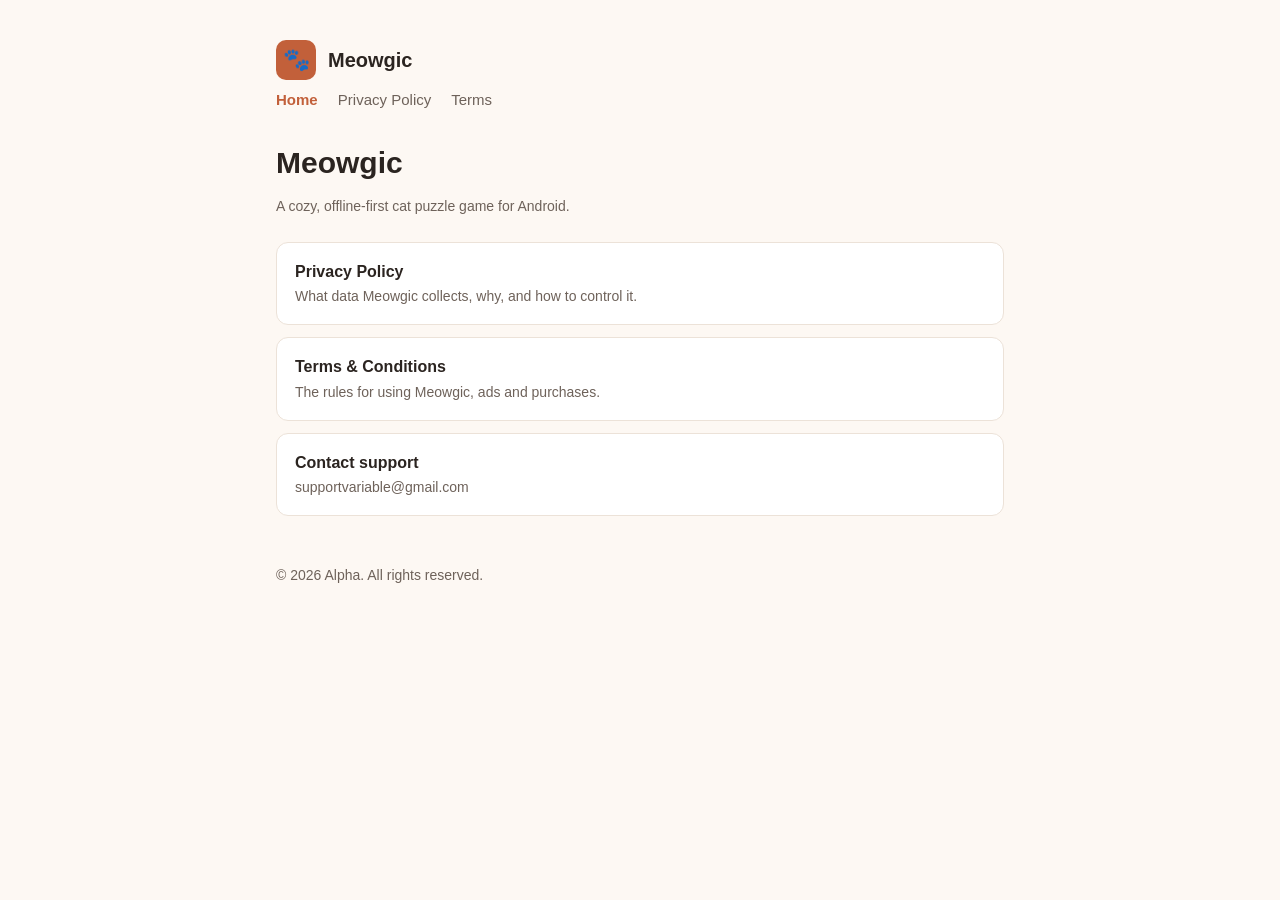
<file: index.html>
<!doctype html>
<html lang="en">
<head>
  <meta charset="utf-8">
  <meta name="viewport" content="width=device-width, initial-scale=1">
  <title>Meowgic</title>
  <meta name="description" content="Meowgic — cozy cat puzzle game. Privacy policy, terms and support.">
  <link rel="stylesheet" href="style.css">
</head>
<body>
<main>
  <header class="site"><div class="logo" aria-hidden="true">🐾</div><a href="index.html">Meowgic</a></header>
  <nav>
    <a href="index.html" aria-current="page">Home</a>
    <a href="privacy.html">Privacy Policy</a>
    <a href="terms.html">Terms</a>
  </nav>

  <h1>Meowgic</h1>
  <p class="meta">A cozy, offline-first cat puzzle game for Android.</p>

  <div class="links">
    <a href="privacy.html">Privacy Policy<span>What data Meowgic collects, why, and how to control it.</span></a>
    <a href="terms.html">Terms &amp; Conditions<span>The rules for using Meowgic, ads and purchases.</span></a>
    <a href="mailto:supportvariable@gmail.com">Contact support<span>supportvariable@gmail.com</span></a>
  </div>

  <footer>© 2026 Alpha. All rights reserved.</footer>
</main>
</body>
</html>
</file>
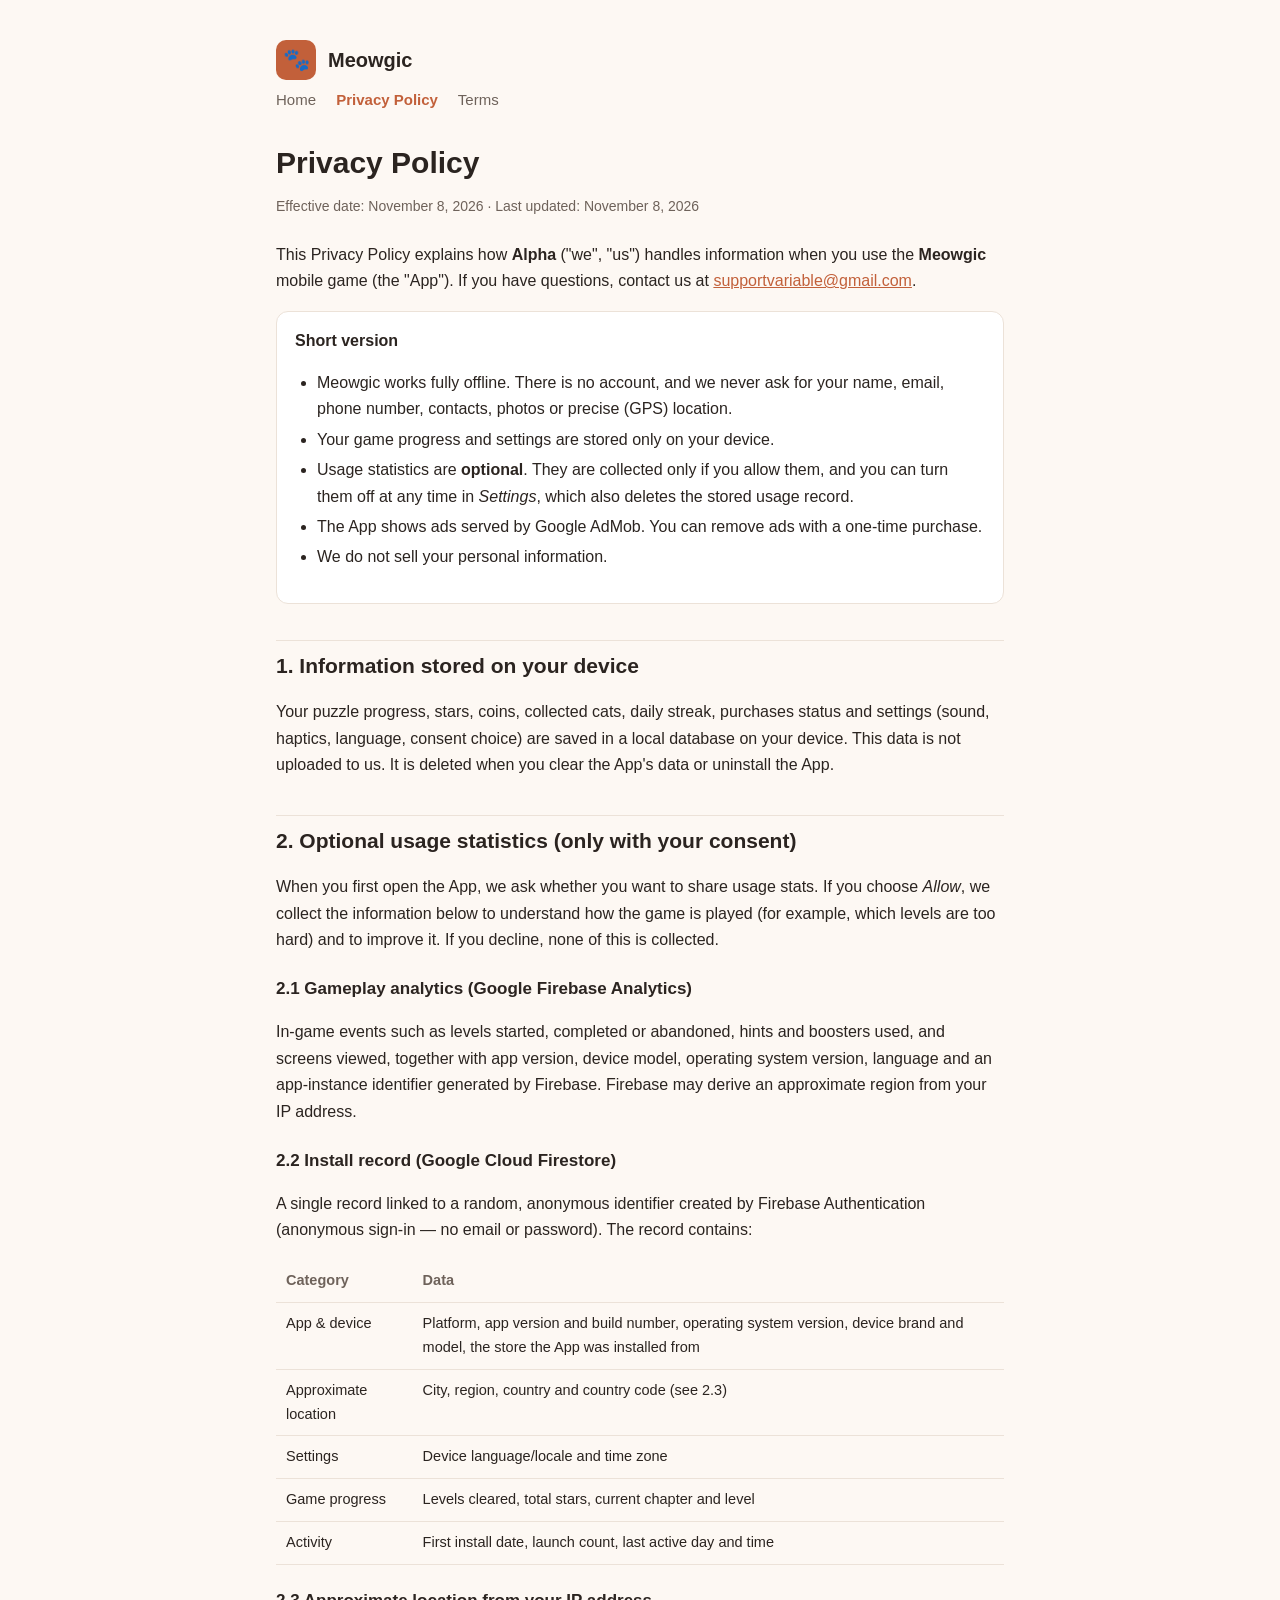
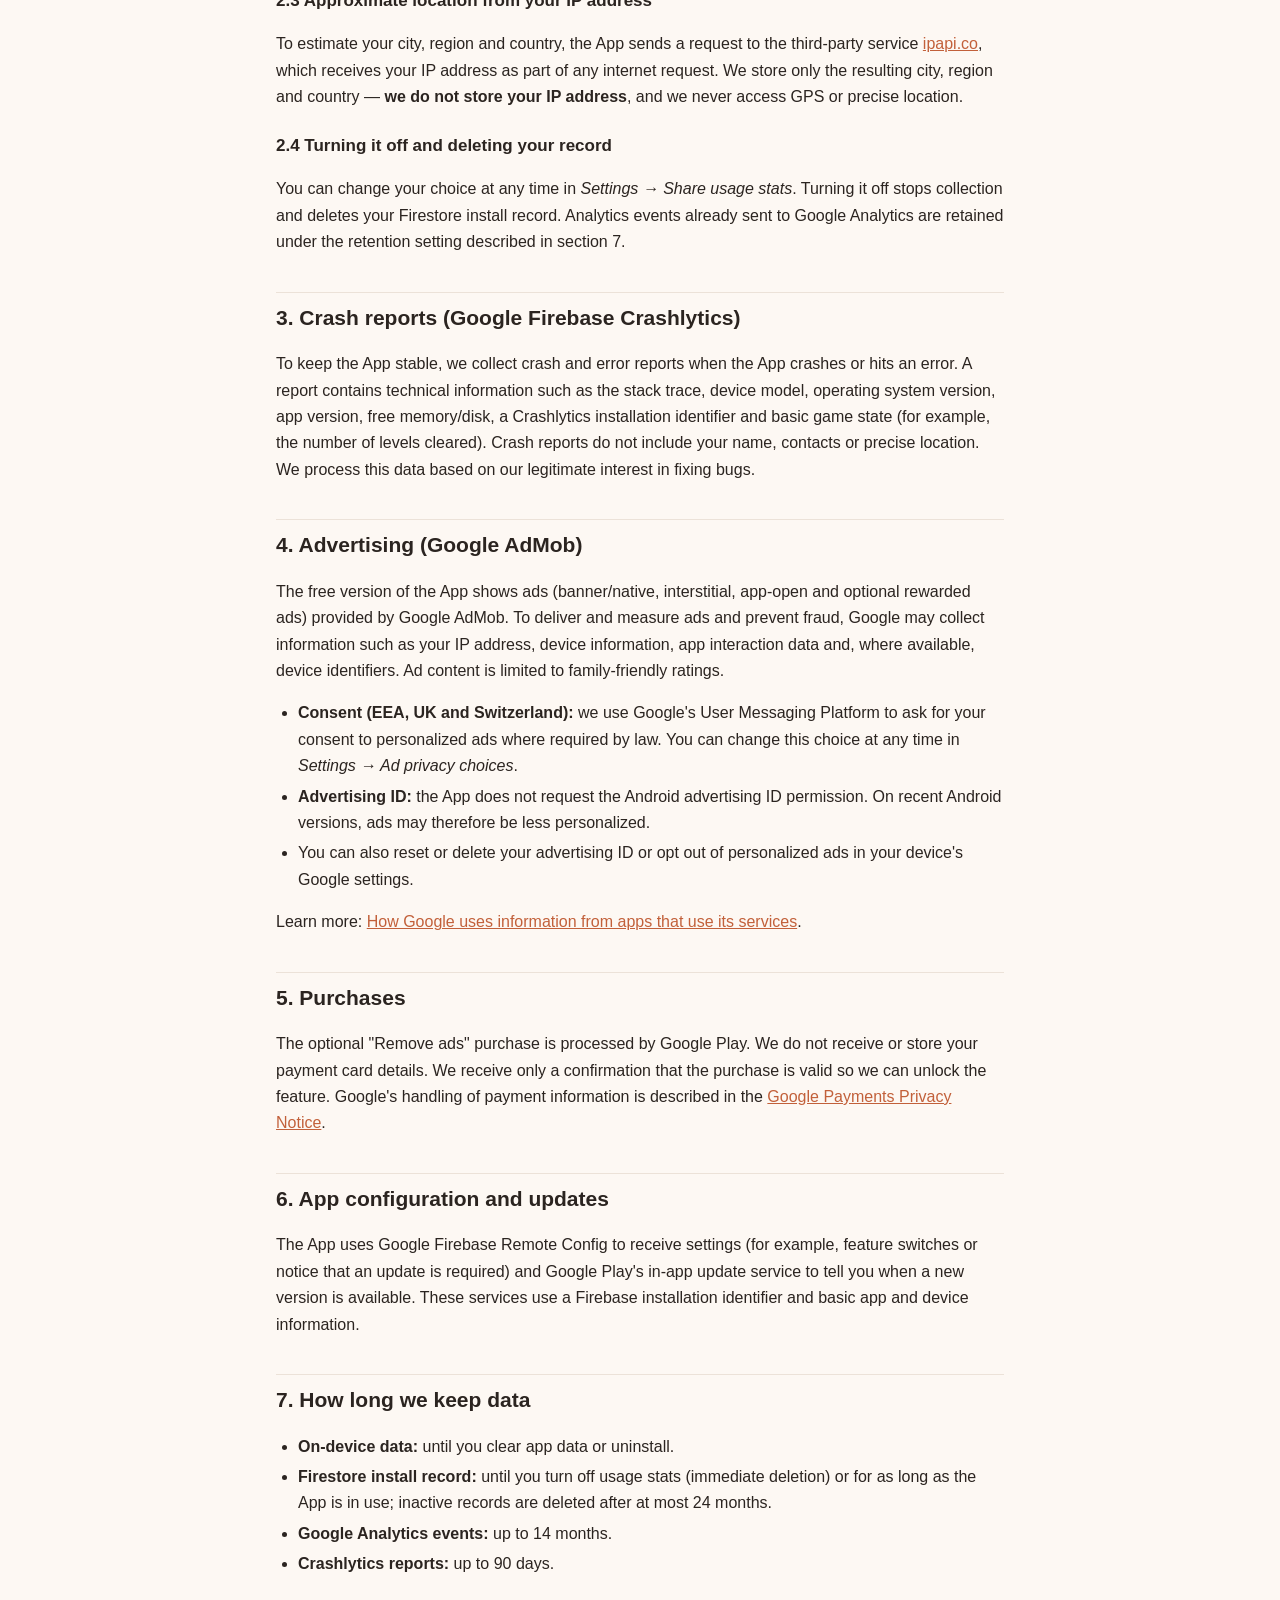
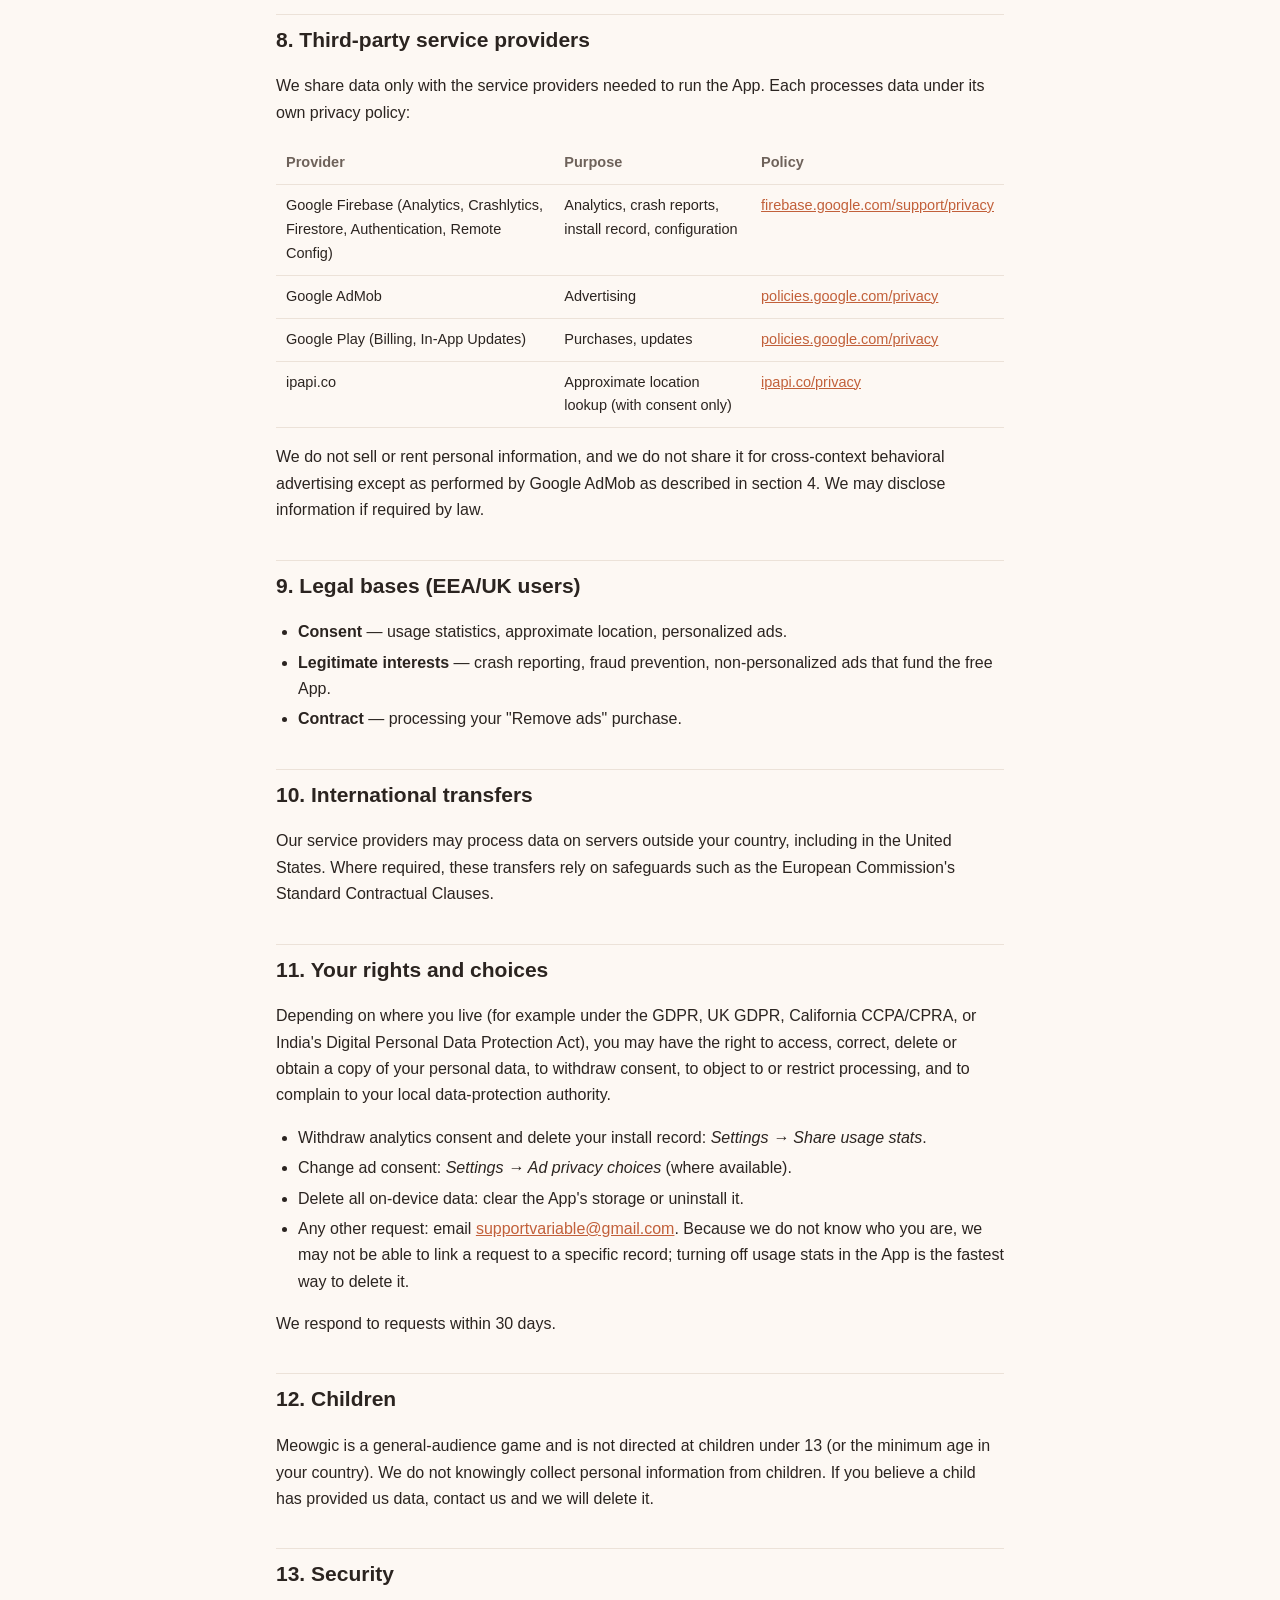
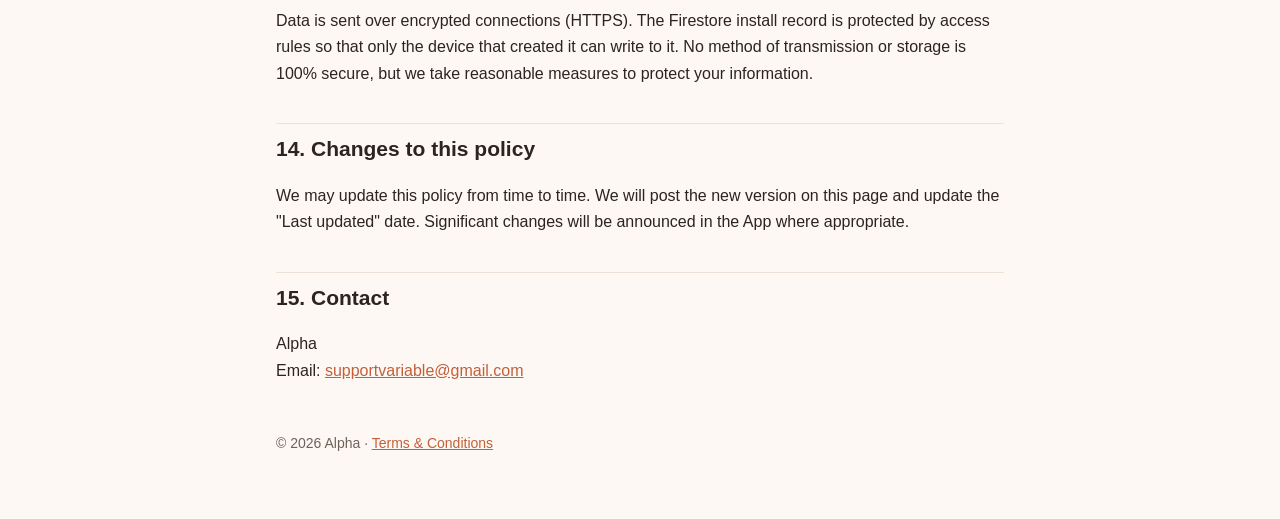
<file: privacy.html>
<!doctype html>
<html lang="en">
<head>
  <meta charset="utf-8">
  <meta name="viewport" content="width=device-width, initial-scale=1">
  <title>Meowgic Privacy Policy</title>
  <meta name="description" content="Privacy Policy for the Meowgic mobile game.">
  <link rel="stylesheet" href="style.css">
</head>
<body>
<main>
  <header class="site"><div class="logo" aria-hidden="true">🐾</div><a href="index.html">Meowgic</a></header>
  <nav>
    <a href="index.html">Home</a>
    <a href="privacy.html" aria-current="page">Privacy Policy</a>
    <a href="terms.html">Terms</a>
  </nav>

  <h1>Privacy Policy</h1>
  <p class="meta">Effective date: November 8, 2026 · Last updated: November 8, 2026</p>

  <p>This Privacy Policy explains how <strong>Alpha</strong> ("we", "us") handles information when you use the <strong>Meowgic</strong> mobile game (the "App"). If you have questions, contact us at <a href="mailto:supportvariable@gmail.com">supportvariable@gmail.com</a>.</p>

  <div class="card">
    <strong>Short version</strong>
    <ul>
      <li>Meowgic works fully offline. There is no account, and we never ask for your name, email, phone number, contacts, photos or precise (GPS) location.</li>
      <li>Your game progress and settings are stored only on your device.</li>
      <li>Usage statistics are <strong>optional</strong>. They are collected only if you allow them, and you can turn them off at any time in <em>Settings</em>, which also deletes the stored usage record.</li>
      <li>The App shows ads served by Google AdMob. You can remove ads with a one-time purchase.</li>
      <li>We do not sell your personal information.</li>
    </ul>
  </div>

  <h2>1. Information stored on your device</h2>
  <p>Your puzzle progress, stars, coins, collected cats, daily streak, purchases status and settings (sound, haptics, language, consent choice) are saved in a local database on your device. This data is not uploaded to us. It is deleted when you clear the App's data or uninstall the App.</p>

  <h2>2. Optional usage statistics (only with your consent)</h2>
  <p>When you first open the App, we ask whether you want to share usage stats. If you choose <em>Allow</em>, we collect the information below to understand how the game is played (for example, which levels are too hard) and to improve it. If you decline, none of this is collected.</p>

  <h3>2.1 Gameplay analytics (Google Firebase Analytics)</h3>
  <p>In-game events such as levels started, completed or abandoned, hints and boosters used, and screens viewed, together with app version, device model, operating system version, language and an app-instance identifier generated by Firebase. Firebase may derive an approximate region from your IP address.</p>

  <h3>2.2 Install record (Google Cloud Firestore)</h3>
  <p>A single record linked to a random, anonymous identifier created by Firebase Authentication (anonymous sign-in — no email or password). The record contains:</p>
  <div class="table-wrap">
  <table>
    <tr><th>Category</th><th>Data</th></tr>
    <tr><td>App &amp; device</td><td>Platform, app version and build number, operating system version, device brand and model, the store the App was installed from</td></tr>
    <tr><td>Approximate location</td><td>City, region, country and country code (see 2.3)</td></tr>
    <tr><td>Settings</td><td>Device language/locale and time zone</td></tr>
    <tr><td>Game progress</td><td>Levels cleared, total stars, current chapter and level</td></tr>
    <tr><td>Activity</td><td>First install date, launch count, last active day and time</td></tr>
  </table>
  </div>

  <h3>2.3 Approximate location from your IP address</h3>
  <p>To estimate your city, region and country, the App sends a request to the third-party service <a href="https://ipapi.co/privacy/" rel="noopener">ipapi.co</a>, which receives your IP address as part of any internet request. We store only the resulting city, region and country — <strong>we do not store your IP address</strong>, and we never access GPS or precise location.</p>

  <h3>2.4 Turning it off and deleting your record</h3>
  <p>You can change your choice at any time in <em>Settings → Share usage stats</em>. Turning it off stops collection and deletes your Firestore install record. Analytics events already sent to Google Analytics are retained under the retention setting described in section 7.</p>

  <h2>3. Crash reports (Google Firebase Crashlytics)</h2>
  <p>To keep the App stable, we collect crash and error reports when the App crashes or hits an error. A report contains technical information such as the stack trace, device model, operating system version, app version, free memory/disk, a Crashlytics installation identifier and basic game state (for example, the number of levels cleared). Crash reports do not include your name, contacts or precise location. We process this data based on our legitimate interest in fixing bugs.</p>

  <h2>4. Advertising (Google AdMob)</h2>
  <p>The free version of the App shows ads (banner/native, interstitial, app-open and optional rewarded ads) provided by Google AdMob. To deliver and measure ads and prevent fraud, Google may collect information such as your IP address, device information, app interaction data and, where available, device identifiers. Ad content is limited to family-friendly ratings.</p>
  <ul>
    <li><strong>Consent (EEA, UK and Switzerland):</strong> we use Google's User Messaging Platform to ask for your consent to personalized ads where required by law. You can change this choice at any time in <em>Settings → Ad privacy choices</em>.</li>
    <li><strong>Advertising ID:</strong> the App does not request the Android advertising ID permission. On recent Android versions, ads may therefore be less personalized.</li>
    <li>You can also reset or delete your advertising ID or opt out of personalized ads in your device's Google settings.</li>
  </ul>
  <p>Learn more: <a href="https://policies.google.com/technologies/partner-sites" rel="noopener">How Google uses information from apps that use its services</a>.</p>

  <h2>5. Purchases</h2>
  <p>The optional "Remove ads" purchase is processed by Google Play. We do not receive or store your payment card details. We receive only a confirmation that the purchase is valid so we can unlock the feature. Google's handling of payment information is described in the <a href="https://payments.google.com/payments/apis-secure/u/0/get_legal_document?ldo=0&ldt=privacynotice" rel="noopener">Google Payments Privacy Notice</a>.</p>

  <h2>6. App configuration and updates</h2>
  <p>The App uses Google Firebase Remote Config to receive settings (for example, feature switches or notice that an update is required) and Google Play's in-app update service to tell you when a new version is available. These services use a Firebase installation identifier and basic app and device information.</p>

  <h2>7. How long we keep data</h2>
  <ul>
    <li><strong>On-device data:</strong> until you clear app data or uninstall.</li>
    <li><strong>Firestore install record:</strong> until you turn off usage stats (immediate deletion) or for as long as the App is in use; inactive records are deleted after at most 24 months.</li>
    <li><strong>Google Analytics events:</strong> up to 14 months.</li>
    <li><strong>Crashlytics reports:</strong> up to 90 days.</li>
  </ul>

  <h2>8. Third-party service providers</h2>
  <p>We share data only with the service providers needed to run the App. Each processes data under its own privacy policy:</p>
  <div class="table-wrap">
  <table>
    <tr><th>Provider</th><th>Purpose</th><th>Policy</th></tr>
    <tr><td>Google Firebase (Analytics, Crashlytics, Firestore, Authentication, Remote Config)</td><td>Analytics, crash reports, install record, configuration</td><td><a href="https://firebase.google.com/support/privacy" rel="noopener">firebase.google.com/support/privacy</a></td></tr>
    <tr><td>Google AdMob</td><td>Advertising</td><td><a href="https://policies.google.com/privacy" rel="noopener">policies.google.com/privacy</a></td></tr>
    <tr><td>Google Play (Billing, In-App Updates)</td><td>Purchases, updates</td><td><a href="https://policies.google.com/privacy" rel="noopener">policies.google.com/privacy</a></td></tr>
    <tr><td>ipapi.co</td><td>Approximate location lookup (with consent only)</td><td><a href="https://ipapi.co/privacy/" rel="noopener">ipapi.co/privacy</a></td></tr>
  </table>
  </div>
  <p>We do not sell or rent personal information, and we do not share it for cross-context behavioral advertising except as performed by Google AdMob as described in section 4. We may disclose information if required by law.</p>

  <h2>9. Legal bases (EEA/UK users)</h2>
  <ul>
    <li><strong>Consent</strong> — usage statistics, approximate location, personalized ads.</li>
    <li><strong>Legitimate interests</strong> — crash reporting, fraud prevention, non-personalized ads that fund the free App.</li>
    <li><strong>Contract</strong> — processing your "Remove ads" purchase.</li>
  </ul>

  <h2>10. International transfers</h2>
  <p>Our service providers may process data on servers outside your country, including in the United States. Where required, these transfers rely on safeguards such as the European Commission's Standard Contractual Clauses.</p>

  <h2>11. Your rights and choices</h2>
  <p>Depending on where you live (for example under the GDPR, UK GDPR, California CCPA/CPRA, or India's Digital Personal Data Protection Act), you may have the right to access, correct, delete or obtain a copy of your personal data, to withdraw consent, to object to or restrict processing, and to complain to your local data-protection authority.</p>
  <ul>
    <li>Withdraw analytics consent and delete your install record: <em>Settings → Share usage stats</em>.</li>
    <li>Change ad consent: <em>Settings → Ad privacy choices</em> (where available).</li>
    <li>Delete all on-device data: clear the App's storage or uninstall it.</li>
    <li>Any other request: email <a href="mailto:supportvariable@gmail.com">supportvariable@gmail.com</a>. Because we do not know who you are, we may not be able to link a request to a specific record; turning off usage stats in the App is the fastest way to delete it.</li>
  </ul>
  <p>We respond to requests within 30 days.</p>

  <h2>12. Children</h2>
  <p>Meowgic is a general-audience game and is not directed at children under 13 (or the minimum age in your country). We do not knowingly collect personal information from children. If you believe a child has provided us data, contact us and we will delete it.</p>

  <h2>13. Security</h2>
  <p>Data is sent over encrypted connections (HTTPS). The Firestore install record is protected by access rules so that only the device that created it can write to it. No method of transmission or storage is 100% secure, but we take reasonable measures to protect your information.</p>

  <h2>14. Changes to this policy</h2>
  <p>We may update this policy from time to time. We will post the new version on this page and update the "Last updated" date. Significant changes will be announced in the App where appropriate.</p>

  <h2>15. Contact</h2>
  <p>Alpha<br>Email: <a href="mailto:supportvariable@gmail.com">supportvariable@gmail.com</a></p>

  <footer>© 2026 Alpha · <a href="terms.html">Terms &amp; Conditions</a></footer>
</main>
</body>
</html>
</file>
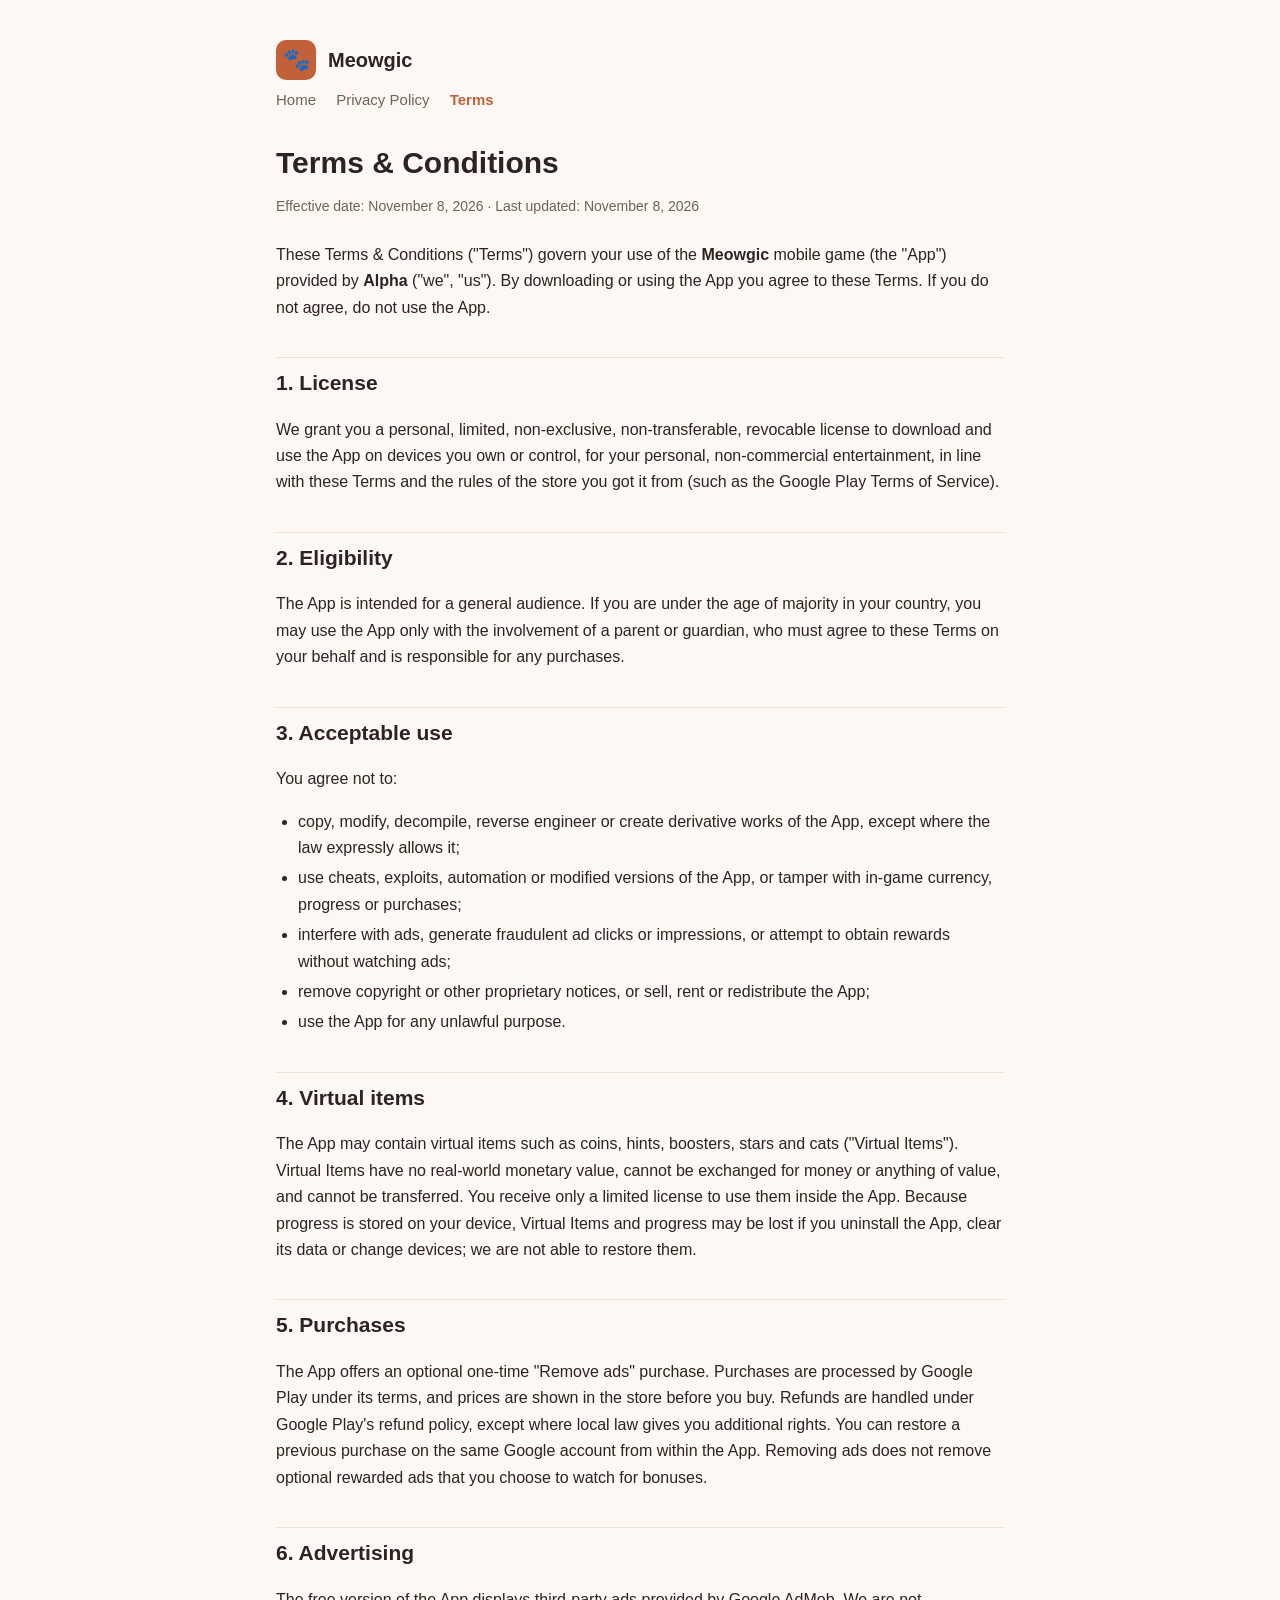
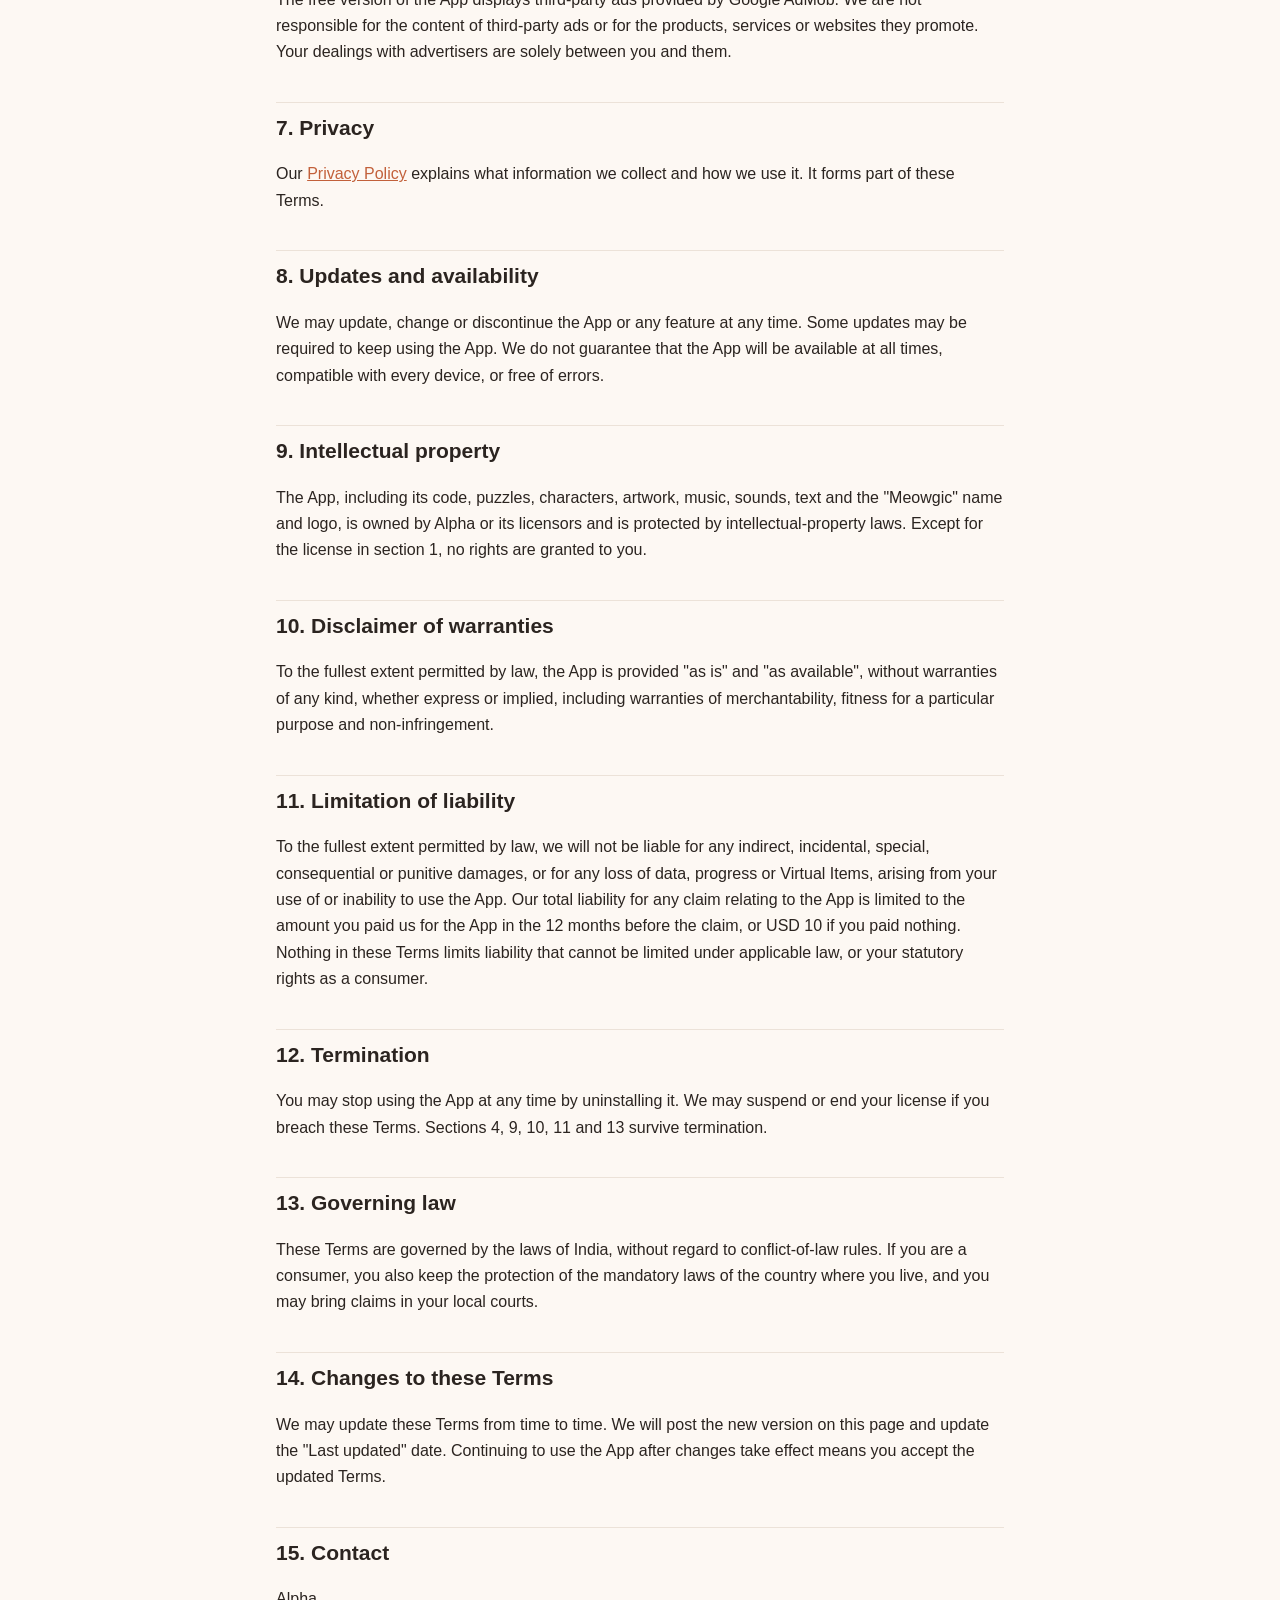
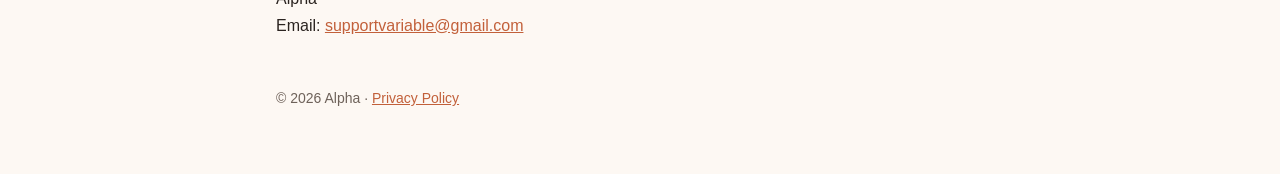
<file: terms.html>
<!doctype html>
<html lang="en">
<head>
  <meta charset="utf-8">
  <meta name="viewport" content="width=device-width, initial-scale=1">
  <title>Meowgic Terms</title>
  <meta name="description" content="Terms and Conditions for the Meowgic mobile game.">
  <link rel="stylesheet" href="style.css">
</head>
<body>
<main>
  <header class="site"><div class="logo" aria-hidden="true">🐾</div><a href="index.html">Meowgic</a></header>
  <nav>
    <a href="index.html">Home</a>
    <a href="privacy.html">Privacy Policy</a>
    <a href="terms.html" aria-current="page">Terms</a>
  </nav>

  <h1>Terms &amp; Conditions</h1>
  <p class="meta">Effective date: November 8, 2026 · Last updated: November 8, 2026</p>

  <p>These Terms &amp; Conditions ("Terms") govern your use of the <strong>Meowgic</strong> mobile game (the "App") provided by <strong>Alpha</strong> ("we", "us"). By downloading or using the App you agree to these Terms. If you do not agree, do not use the App.</p>

  <h2>1. License</h2>
  <p>We grant you a personal, limited, non-exclusive, non-transferable, revocable license to download and use the App on devices you own or control, for your personal, non-commercial entertainment, in line with these Terms and the rules of the store you got it from (such as the Google Play Terms of Service).</p>

  <h2>2. Eligibility</h2>
  <p>The App is intended for a general audience. If you are under the age of majority in your country, you may use the App only with the involvement of a parent or guardian, who must agree to these Terms on your behalf and is responsible for any purchases.</p>

  <h2>3. Acceptable use</h2>
  <p>You agree not to:</p>
  <ul>
    <li>copy, modify, decompile, reverse engineer or create derivative works of the App, except where the law expressly allows it;</li>
    <li>use cheats, exploits, automation or modified versions of the App, or tamper with in-game currency, progress or purchases;</li>
    <li>interfere with ads, generate fraudulent ad clicks or impressions, or attempt to obtain rewards without watching ads;</li>
    <li>remove copyright or other proprietary notices, or sell, rent or redistribute the App;</li>
    <li>use the App for any unlawful purpose.</li>
  </ul>

  <h2>4. Virtual items</h2>
  <p>The App may contain virtual items such as coins, hints, boosters, stars and cats ("Virtual Items"). Virtual Items have no real-world monetary value, cannot be exchanged for money or anything of value, and cannot be transferred. You receive only a limited license to use them inside the App. Because progress is stored on your device, Virtual Items and progress may be lost if you uninstall the App, clear its data or change devices; we are not able to restore them.</p>

  <h2>5. Purchases</h2>
  <p>The App offers an optional one-time "Remove ads" purchase. Purchases are processed by Google Play under its terms, and prices are shown in the store before you buy. Refunds are handled under Google Play's refund policy, except where local law gives you additional rights. You can restore a previous purchase on the same Google account from within the App. Removing ads does not remove optional rewarded ads that you choose to watch for bonuses.</p>

  <h2>6. Advertising</h2>
  <p>The free version of the App displays third-party ads provided by Google AdMob. We are not responsible for the content of third-party ads or for the products, services or websites they promote. Your dealings with advertisers are solely between you and them.</p>

  <h2>7. Privacy</h2>
  <p>Our <a href="privacy.html">Privacy Policy</a> explains what information we collect and how we use it. It forms part of these Terms.</p>

  <h2>8. Updates and availability</h2>
  <p>We may update, change or discontinue the App or any feature at any time. Some updates may be required to keep using the App. We do not guarantee that the App will be available at all times, compatible with every device, or free of errors.</p>

  <h2>9. Intellectual property</h2>
  <p>The App, including its code, puzzles, characters, artwork, music, sounds, text and the "Meowgic" name and logo, is owned by Alpha or its licensors and is protected by intellectual-property laws. Except for the license in section 1, no rights are granted to you.</p>

  <h2>10. Disclaimer of warranties</h2>
  <p>To the fullest extent permitted by law, the App is provided "as is" and "as available", without warranties of any kind, whether express or implied, including warranties of merchantability, fitness for a particular purpose and non-infringement.</p>

  <h2>11. Limitation of liability</h2>
  <p>To the fullest extent permitted by law, we will not be liable for any indirect, incidental, special, consequential or punitive damages, or for any loss of data, progress or Virtual Items, arising from your use of or inability to use the App. Our total liability for any claim relating to the App is limited to the amount you paid us for the App in the 12 months before the claim, or USD 10 if you paid nothing. Nothing in these Terms limits liability that cannot be limited under applicable law, or your statutory rights as a consumer.</p>

  <h2>12. Termination</h2>
  <p>You may stop using the App at any time by uninstalling it. We may suspend or end your license if you breach these Terms. Sections 4, 9, 10, 11 and 13 survive termination.</p>

  <h2>13. Governing law</h2>
  <p>These Terms are governed by the laws of India, without regard to conflict-of-law rules. If you are a consumer, you also keep the protection of the mandatory laws of the country where you live, and you may bring claims in your local courts.</p>

  <h2>14. Changes to these Terms</h2>
  <p>We may update these Terms from time to time. We will post the new version on this page and update the "Last updated" date. Continuing to use the App after changes take effect means you accept the updated Terms.</p>

  <h2>15. Contact</h2>
  <p>Alpha<br>Email: <a href="mailto:supportvariable@gmail.com">supportvariable@gmail.com</a></p>

  <footer>© 2026 Alpha · <a href="privacy.html">Privacy Policy</a></footer>
</main>
</body>
</html>
</file>
<file: style.css>
:root {
  --bg: #fdf8f3;
  --surface: #ffffff;
  --text: #2b2420;
  --muted: #6e625a;
  --accent: #c2603a;
  --border: #ece2d8;
  --code-bg: #f5ede5;
}
@media (prefers-color-scheme: dark) {
  :root {
    --bg: #1b1715;
    --surface: #24201d;
    --text: #f1e9e2;
    --muted: #b4a69b;
    --accent: #f09a73;
    --border: #3a332e;
    --code-bg: #2e2824;
  }
}
* { box-sizing: border-box; }
html { -webkit-text-size-adjust: 100%; }
body {
  margin: 0;
  background: var(--bg);
  color: var(--text);
  font: 16px/1.65 -apple-system, BlinkMacSystemFont, "Segoe UI", Roboto, "Helvetica Neue", Arial, sans-serif;
}
main {
  max-width: 760px;
  margin: 0 auto;
  padding: 40px 16px 64px;
}
header.site {
  display: flex;
  align-items: center;
  gap: 12px;
  margin-bottom: 8px;
}
header.site .logo {
  width: 40px; height: 40px;
  border-radius: 10px;
  background: var(--accent);
  color: #fff;
  display: grid; place-items: center;
  font-size: 22px;
}
header.site a { color: var(--text); text-decoration: none; font-weight: 700; font-size: 20px; }
nav { margin: 0 0 32px; font-size: 15px; }
nav a { color: var(--muted); margin-right: 16px; text-decoration: none; }
nav a[aria-current="page"] { color: var(--accent); font-weight: 600; }
h1 { font-size: 30px; line-height: 1.2; margin: 0 0 4px; }
h2 { font-size: 21px; margin: 36px 0 8px; padding-top: 8px; border-top: 1px solid var(--border); }
h3 { font-size: 17px; margin: 22px 0 6px; }
p, li { color: var(--text); }
.meta { color: var(--muted); font-size: 14px; margin-bottom: 24px; }
a { color: var(--accent); }
ul { padding-left: 22px; }
li { margin: 4px 0; }
.card {
  background: var(--surface);
  border: 1px solid var(--border);
  border-radius: 12px;
  padding: 16px 18px;
  margin: 16px 0;
}
.table-wrap { overflow-x: auto; margin: 12px 0; }
table { border-collapse: collapse; width: 100%; font-size: 14.5px; }
th, td { text-align: left; vertical-align: top; padding: 9px 10px; border-bottom: 1px solid var(--border); }
th { color: var(--muted); font-weight: 600; }
code { background: var(--code-bg); padding: 1px 5px; border-radius: 4px; font-size: 0.92em; }
footer { margin-top: 48px; color: var(--muted); font-size: 14px; }
.links a {
  display: block;
  background: var(--surface);
  border: 1px solid var(--border);
  border-radius: 12px;
  padding: 16px 18px;
  margin: 12px 0;
  text-decoration: none;
  color: var(--text);
  font-weight: 600;
}
.links a span { display: block; color: var(--muted); font-weight: 400; font-size: 14px; }
</file>
